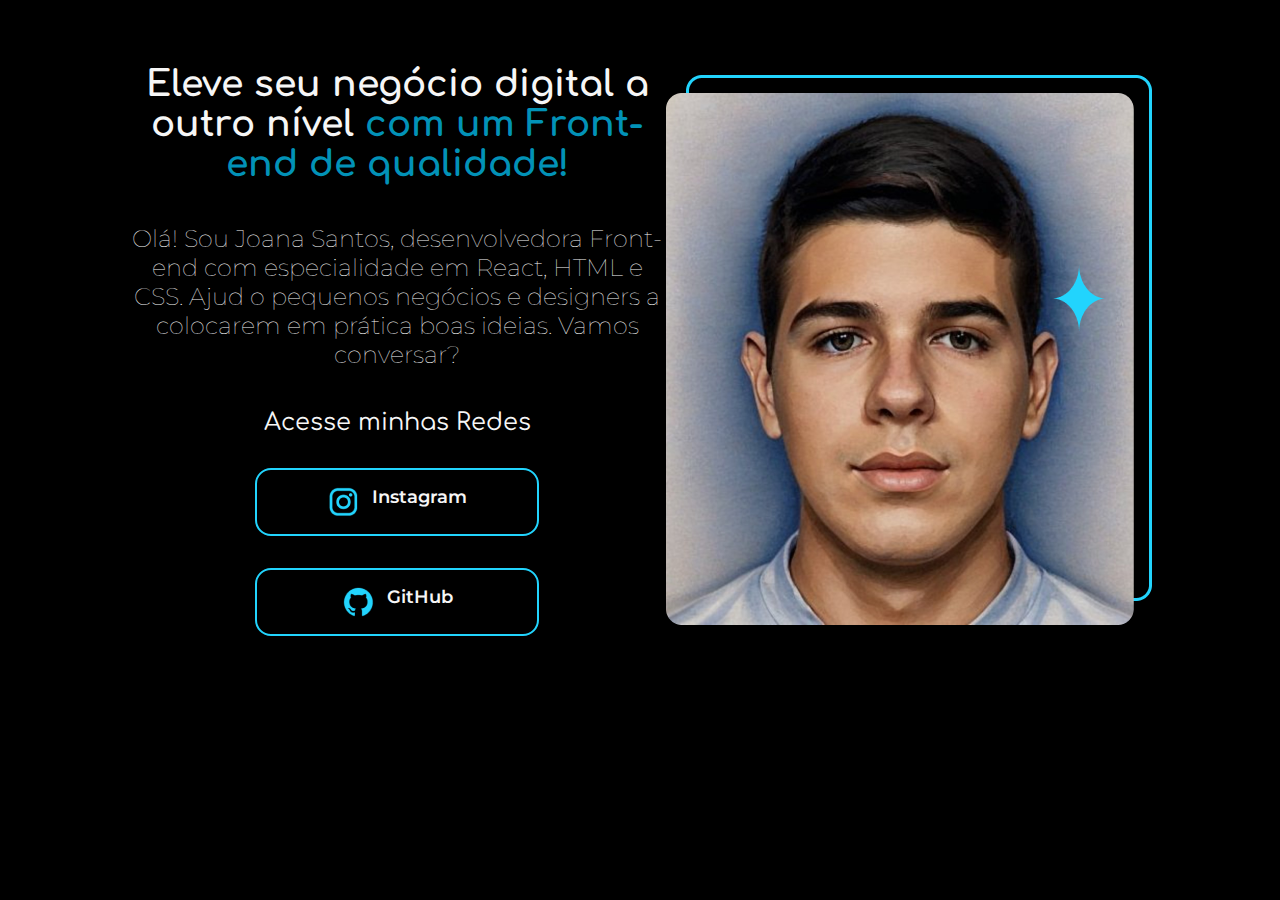
<file: Projeto em HTML e CSS/index.html>
<!DOCTYPE html>
<html lang="pt-br">
<head>
    <meta charset="UTF-8">
    <meta http-equiv="X-UA-Compatible" content="IE=edge">
    <meta name="viewport" content="width=device-width, initial-scale=1.0">
    <title>Projetos Curso Alura</title>
    <link rel="stylesheet" href="style.css">
</head>
<body>
    <header></header>
    <main class="apresentacao">
        <section class="apresentacao__conteudo">
            <h1 class="apresentacao__conteudo__titulo">Eleve seu negócio digital a outro nível <strong class="titulo-destaque">com um Front-end de qualidade!</strong></h1>
            <p class="apresentacao__conteudo__texto">Olá! Sou Joana Santos, desenvolvedora Front-end com especialidade em React, HTML e CSS. Ajud
            o pequenos negócios e designers a colocarem em prática boas ideias. Vamos conversar?</p>
            <div class="apresentacao__links">
                <h2 class="apresentacao_links_subtitulo">Acesse minhas Redes</h2>
                <a class="apresentacao__links__link" href="https://instagram.com/vinicius.jhu/">
                    <img src="./assets/instagram.png">                   
                    Instagram
                </a>
                <a class="apresentacao__links__link" href="https://github.com/viniciusjhu">
                    <img src="./assets/github.png" alt="logo do github">
                    GitHub
                </a>
            </div>
        </section>
        <img src="./assets/perfil.png" alt="Foto de perfil do Criador da página">
    </main>
    <footer></footer>
</body>
</html>
</file>
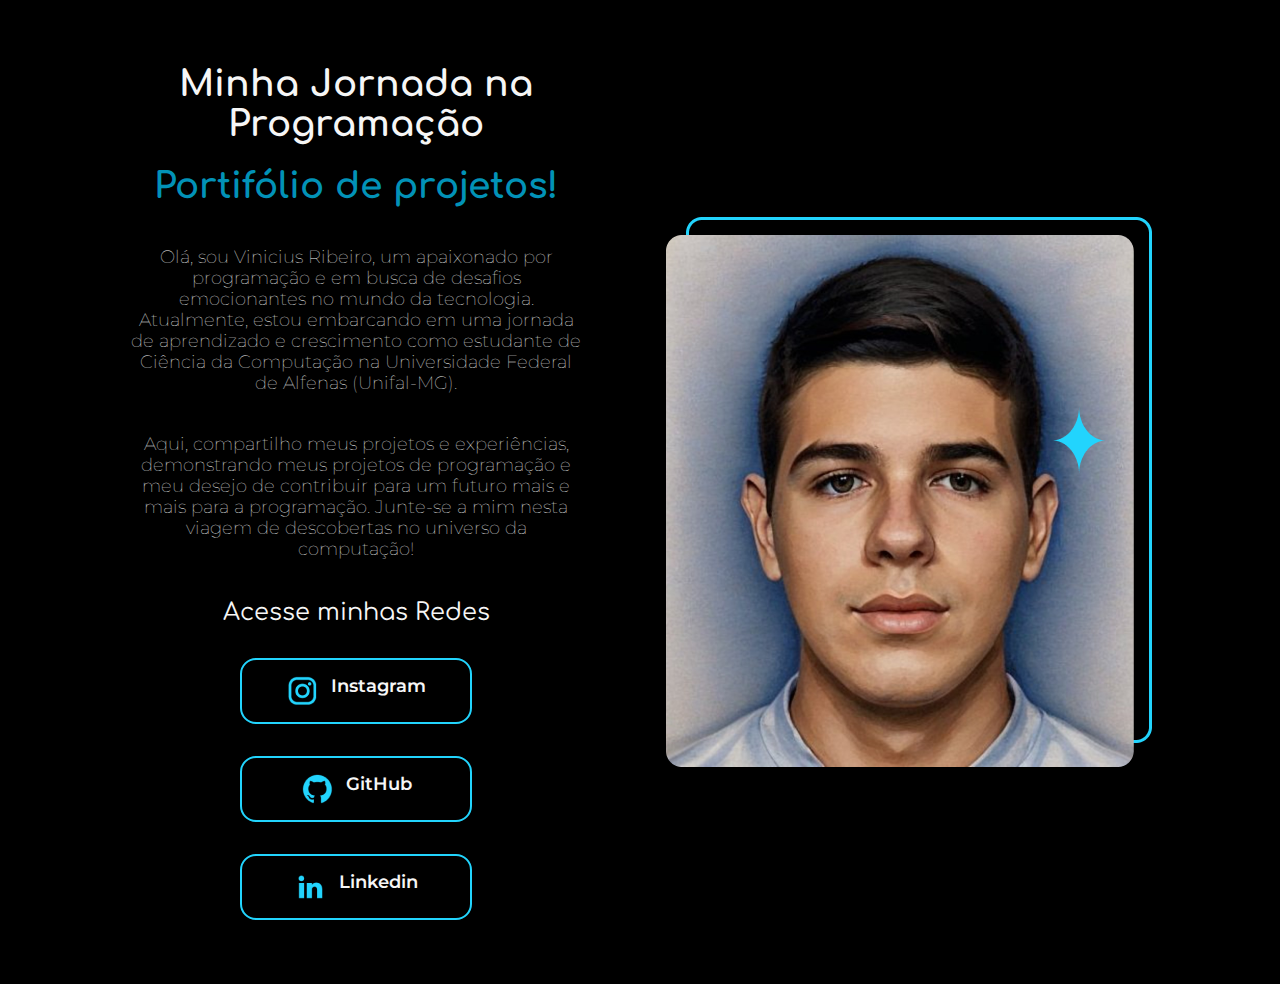
<file: Projeto-em-HTML-e-CSS/index.html>
<!DOCTYPE html>
<html lang="pt-br">
<head>
    <meta charset="UTF-8">
    <meta http-equiv="X-UA-Compatible" content="IE=edge">
    <meta name="viewport" content="width=device-width, initial-scale=1.0">
    <title>Portifólio de Projetos</title>
    <link rel="stylesheet" href="style.css">
</head>
<body>
    <header></header>
    <main class="apresentacao">
        <section class="apresentacao__conteudo">
            <h1 class="apresentacao__conteudo__titulo">Minha Jornada na Programação</h1>
            <h1 strong class="titulo-destaque">Portifólio de projetos!</strong></h1>
            <p class="apresentacao__conteudo__texto">Olá, sou Vinicius Ribeiro, um apaixonado por programação e em 
                busca de desafios emocionantes no mundo da tecnologia. Atualmente, 
                estou embarcando em uma jornada de aprendizado e crescimento como estudante de Ciência da Computação 
                na Universidade Federal de Alfenas (Unifal-MG). 
            <p class="apresentacao__conteudo__texto">Aqui, compartilho meus projetos e experiências, 
                demonstrando meus projetos de programação e meu desejo de contribuir para um futuro mais e mais
                para a programação. Junte-se a mim nesta viagem de descobertas no universo da computação!</p>
            <div class="apresentacao__links">
                <h2 class="apresentacao_links_subtitulo">Acesse minhas Redes</h2>
                <a class="apresentacao__links__link" href="https://instagram.com/vinicius.jhu/">
                    <img src="./assets/instagram.png">                   
                    Instagram
                </a>
                <a class="apresentacao__links__link" href="https://github.com/viniciusjhu">
                    <img src="./assets/github.png" alt="logo do github">
                    GitHub
                </a>
                <a class="apresentacao__links__link" href="https://www.linkedin.com/in/viniciusjhu/">
                    <img src="./assets/linkedin.png" alt="logo do linkedin">
                    Linkedin
                </a>
            </div>
        </section>
        <img class= "apresentacao__imagemperfil" src="./assets/perfil.png" alt="Foto de perfil de Vinicius Ribeiro feita por IA">
    </main>
    <footer></footer>
</body>
</html>
</file>
<file: Projeto em HTML e CSS/style.css>
@import url('https://fonts.googleapis.com/css2?family=Comfortaa:wght@600&family=Montserrat:wght@100;600&display=swap');

*{
    margin: 0;
    padding: 0;
}

body{
    //height: 100vh;
    box-sizing: border-box;
    background-color: #000000;
    color: #F6F6F6;
}

.titulo-destaque{
    color: #0292B7;
}

.apresentacao{
    margin: 5% 10%;
    display: flex;
    align-items: center;
    justify-content: space-between;
}

.apresentacao__conteudo{
    width: 615px;
    display: flex;
    flex-direction: column;
    gap: 40px;
    text-align: center;
}

.apresentacao__conteudo__titulo{
    font-family: 'Comfortaa', cursive;
    font-size: 36px;
}

.apresentacao__conteudo__texto{
    font-family: 'Montserrat', sans-serif;
    font-weight: 100;
    font-size: 24px;
}

.apresentacao__links{
    display: flex;
    flex-direction: column;
    align-items: center;
    gap: 32px;
    justify-content: space-between;
}

.apresentacao_links_subtitulo{
    font-family: 'Comfortaa', sans-serif;
    font-weight: 400;
    font-size: 24px;
}

.apresentacao__links__link{
    display: flex;
    justifY-content: center;
    gap: 12px;
    border: 2px solid #22D4FD;
    width: 280px;
    text-align: center;
    border-radius: 16px;
    font-size: 18px;
    padding: 16px 0px;
    text-decoration: none;
    color: #F6F6F6;
    font-family: 'Montserrat', sans-serif;
    font-weight: 600;
}

.apresentacao__links__link:hover {
    background-color: #272727;
}
</file>
<file: Projeto-em-HTML-e-CSS/style.css>
@import url('https://fonts.googleapis.com/css2?family=Comfortaa:wght@600&family=Montserrat:wght@100;600&display=swap');

:root{
    --cor-primaria:#000000;
    --cor-secundaria: #f6f6f6;
    --cor-terciaria: #22D4FD;

    --fonte-primaria: 'Comfortaa', cursive;
    --fonte-secundaria: 'Montserrat', sans-serif;
}

*{
    margin: 0;
    padding: 0;
}

body{
    box-sizing: border-box;
    background-color: var(--cor-primaria);
    color: var(--cor-secundaria);
}

.titulo-destaque{
    color: #0292B7;
    font-family: var(--fonte-primaria);
    font-size: 2.25rem;
    margin-top: -4%;
}

.apresentacao{
    margin: 5% 10%;
    display: flex;
    align-items: center;
    justify-content: space-between;
    gap: 82px;
}

.apresentacao__conteudo{
    width: 50%;
    display: flex;
    flex-direction: column;
    gap: 40px;
    text-align: center;
}

.apresentacao__conteudo__titulo{
    font-family: var(--fonte-primaria);
    font-size: 2.25rem;
}

.apresentacao__conteudo__texto{
    font-family: var(--fonte-secundaria);
    font-weight: 100;
    font-size: 1.1rem;
}

.apresentacao__links{
    display: flex;
    flex-direction: column;
    align-items: center;
    gap: 32px;
    justify-content: space-between;
}

.apresentacao_links_subtitulo{
    font-family: var(--fonte-primaria);
    font-weight: 400;
    font-size: 1.5rem;
}

.apresentacao__links__link{
    display: flex;
    justifY-content: center;
    gap: 12px;
    border: 2px solid var(--cor-terciaria);
    width: 50%;
    text-align: center;
    border-radius: 16px;
    font-size: 1.12rem;
    padding: 15px 0px;
    text-decoration: none;
    color: var(--cor-secundaria);
    font-family: var(--fonte-secundaria);
    font-weight: 600;
}

.apresentacao__links__link:hover {
    background-color: #272727;
}

.apresentacao__imagemperfil{
    width: 50%;
}

@media (max-width: 1200px){
    .apresentacao{
        flex-direction: column-reverse;
        padding: 5%;
    }
    .apresentacao__conteudo{
        width: auto;
    }
}
</file>
